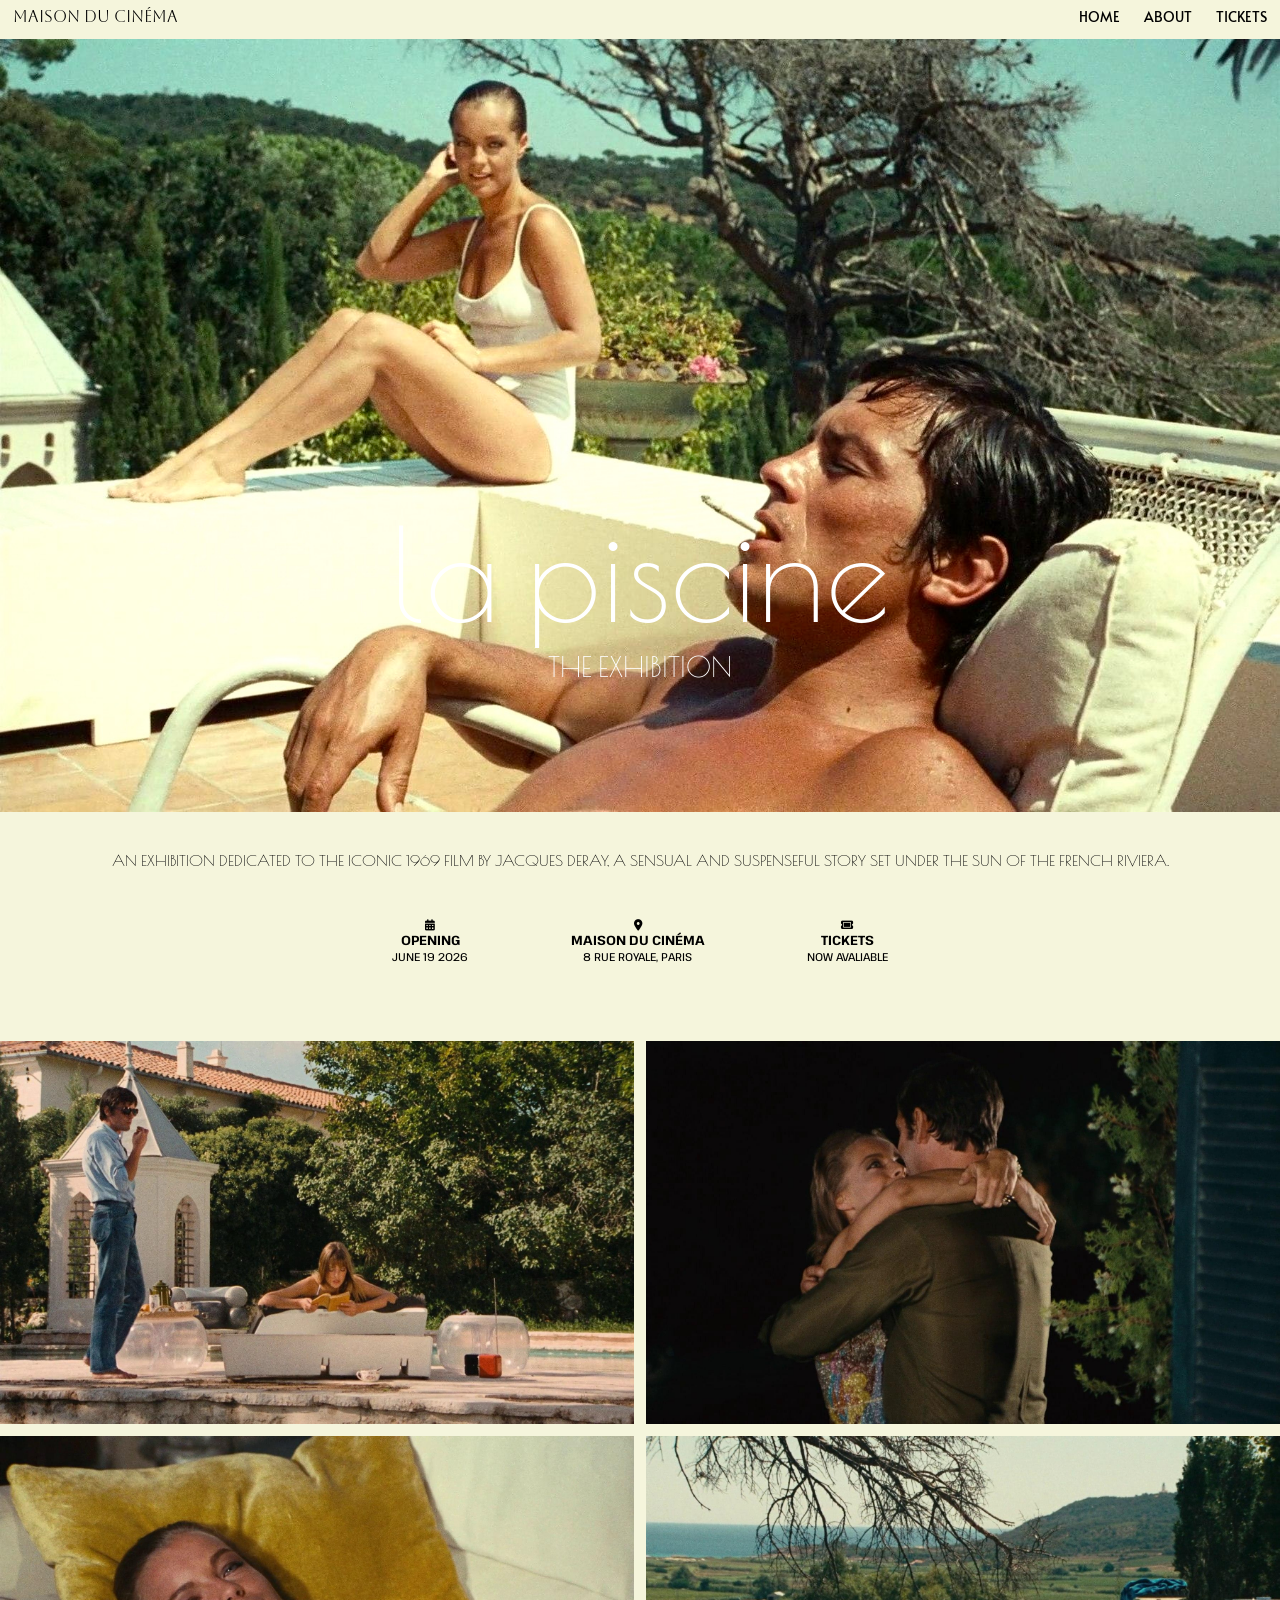
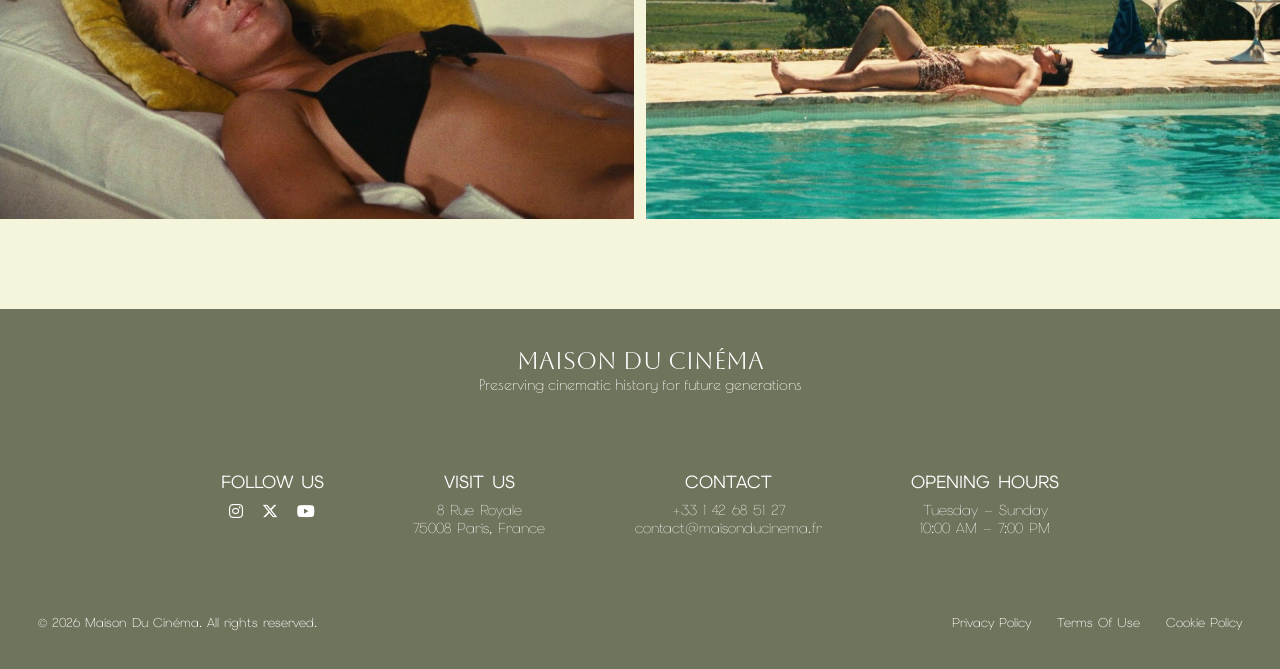
<file: index.html>
<!DOCTYPE html>
<html lang="en">
<head>
    <meta charset="UTF-8">
    <meta name="viewport" content="width=device-width, initial-scale=1.0">
    <title>La Piscine: The Exhibition</title>


    <link rel="stylesheet" href="css/style.css">

    <!--Google Fonts -->
    <link rel="preconnect" href="https://fonts.googleapis.com">
    <link rel="preconnect" href="https://fonts.gstatic.com" crossorigin>
    <link href="https://fonts.googleapis.com/css2?family=Ballet:opsz@16..72&family=Poiret+One&display=swap" rel="stylesheet">

    <link rel="preconnect" href="https://fonts.googleapis.com">
    <link rel="preconnect" href="https://fonts.gstatic.com" crossorigin>
    <link href="https://fonts.googleapis.com/css2?family=Ballet:opsz@16..72&family=Pathway+Extreme:ital,opsz,wght@0,8..144,100..900;1,8..144,100..900&family=Poiret+One&display=swap" rel="stylesheet">

    <link rel="preconnect" href="https://fonts.googleapis.com">
    <link rel="preconnect" href="https://fonts.gstatic.com" crossorigin>
    <link href="https://fonts.googleapis.com/css2?family=Ballet:opsz@16..72&family=Pathway+Extreme:ital,opsz,wght@0,8..144,100..900;1,8..144,100..900&family=Poiret+One&family=Poller+One&display=swap" rel="stylesheet">

    <link rel="preconnect" href="https://fonts.googleapis.com">
    <link rel="preconnect" href="https://fonts.gstatic.com" crossorigin>
    <link href="https://fonts.googleapis.com/css2?family=Alata&family=Ballet:opsz@16..72&family=Pathway+Extreme:ital,opsz,wght@0,8..144,100..900;1,8..144,100..900&family=Poiret+One&family=Poller+One&display=swap" rel="stylesheet">

    <link rel="preconnect" href="https://fonts.googleapis.com">
    <link rel="preconnect" href="https://fonts.gstatic.com" crossorigin>
    <link href="https://fonts.googleapis.com/css2?family=Aboreto&family=Alata&family=Ballet:opsz@16..72&family=Pathway+Extreme:ital,opsz,wght@0,8..144,100..900;1,8..144,100..900&family=Poiret+One&family=Poller+One&display=swap" rel="stylesheet">

    <link rel="preconnect" href="https://fonts.googleapis.com">
    <link rel="preconnect" href="https://fonts.gstatic.com" crossorigin>
    <link href="https://fonts.googleapis.com/css2?family=Aboreto&family=Alata&family=Ballet:opsz@16..72&family=Elms+Sans:ital,wght@0,100..900;1,100..900&family=Pathway+Extreme:ital,opsz,wght@0,8..144,100..900;1,8..144,100..900&family=Poiret+One&family=Poller+One&display=swap" rel="stylesheet">

    <!--Iconos Font Awesome-->
    <link rel="stylesheet" href="https://cdnjs.cloudflare.com/ajax/libs/font-awesome/6.7.2/css/all.min.css">

    <meta name="viewport" content="width=device-width, initial-scale=1.0">

</head>
<body>

    <div class="menu">

        <h1 class="logo">MAISON DU CINÉMA</h1>

        <nav class="nav-desktop">
            <ul>
                <li><a href="index.html">HOME</a></li>
                <li><a href="about.html">ABOUT</a></li>
                <li><a href="tickets.html">TICKETS</a></li>
            </ul>
        </nav>

        <input type="checkbox" id="sideMenu" class="side-menu">

        <label class="hamb" for="sideMenu">
            <i class="fa-solid fa-bars"></i>
            <i class="fa-solid fa-xmark"></i>
        </label>

        <nav class="nav-mobile">
            <ul class="menu-mobile">
                <li><a href="index.html">HOME</a></li>
                <li><a href="about.html">ABOUT</a></li>
                <li><a href="tickets.html">TICKETS</a></li>
            </ul>
        </nav>
    </div>



    <header class="hero-home">

        <img src="img/Home 1 .jpeg" alt="" class="img-hero">

        <div class="contenido-hero">

            <h1 class="titulo-hero">la piscine</h1>

            <h2 class="subtitulo-hero">THE EXHIBITION</h2>
        </div>
    </header>

    <main>
        <section>
            <p class="texto">
            AN EXHIBITION DEDICATED TO THE ICONIC 1969 FILM BY JACQUES DERAY,
            A SENSUAL AND SUSPENSEFUL STORY SET UNDER THE SUN OF THE FRENCH RIVIERA.
            </p>
        </section>

        <section>
            <div class="linea"></div>

            <div class="info-principal">

                <div class="info-opening">
                    <i class="fa-solid fa-calendar-days"></i>
                    <h3 class="info-titulo">OPENING</h3>
                    <p class="info-texto">JUNE 19 2026</p>
                </div>

                <div class="info-localizacion">
                    <i class="fa-solid fa-location-dot"></i>
                    <h3 class="info-titulo">MAISON DU CINÉMA</h3>
                    <p class="info-texto">8 RUE ROYALE, PARIS</p>
                </div>

                <div class="info-tickets">
                    <i class="fa-solid fa-ticket"></i>
                    <h3 class="info-titulo">TICKETS</h3>
                    <p class="info-texto">NOW AVALIABLE</p>
                </div>

            </div>
        </section>

        <section class="gallery">

            <div class="column">
                <img src="img/Home 2 .jpeg" alt="">
                <img src="img/Home 3 .jpeg" alt="">
            </div>

            <div class="column">
                <img src="img/Home 4 .jpeg" alt="">
                <img src="img/Home 5 .jpeg" alt="">
            </div>

        </section>
    </main>

    <footer>
        <div class="footer-top">
            <h2 class="footer-logo">MAISON DU CINÉMA</h2>
            <p class="footer-eslogan"> Preserving cinematic history for future generations</p>
        </div>
            
        <div class="footer-info">
            <div>
                <h3>FOLLOW US</h3>
                <div class="social-icons">
                    <a href="https://www.instagram.com" target="_blank">
                        <i class="fa-brands fa-instagram"></i>
                    </a>

                    <a href="https://twitter.com" target="_blank">
                        <i class="fa-brands fa-x-twitter"></i>
                    </a>

                    <a href="https://www.youtube.com" target="_blank">
                        <i class="fa-brands fa-youtube"></i>
                    </a>
                </div>
            </div>

            <div>
                <h3>VISIT US</h3>

                <p>8 Rue Royale</p>
                <p>75008 Paris, France</p>
            </div>

            <div>
                <h3>CONTACT</h3>

                <p>+33 1 42 68 51 27</p>
                <p>contact@maisonducinema.fr</p>
            </div>

            <div>
                <h3>OPENING HOURS</h3>

                <p>Tuesday – Sunday</p>
                <p>10:00 AM – 7:00 PM</p>
            </div>
        </div>

        <div class="footer-bottom">

            <p>© 2026 Maison Du Cinéma. All rights reserved.</p>

            <div>
                <p>Privacy Policy</p>
                <p>Terms Of Use</p>
                <p>Cookie Policy</p>
            </div>
        </div>
                
    </footer>

</body>
</html>
</file>
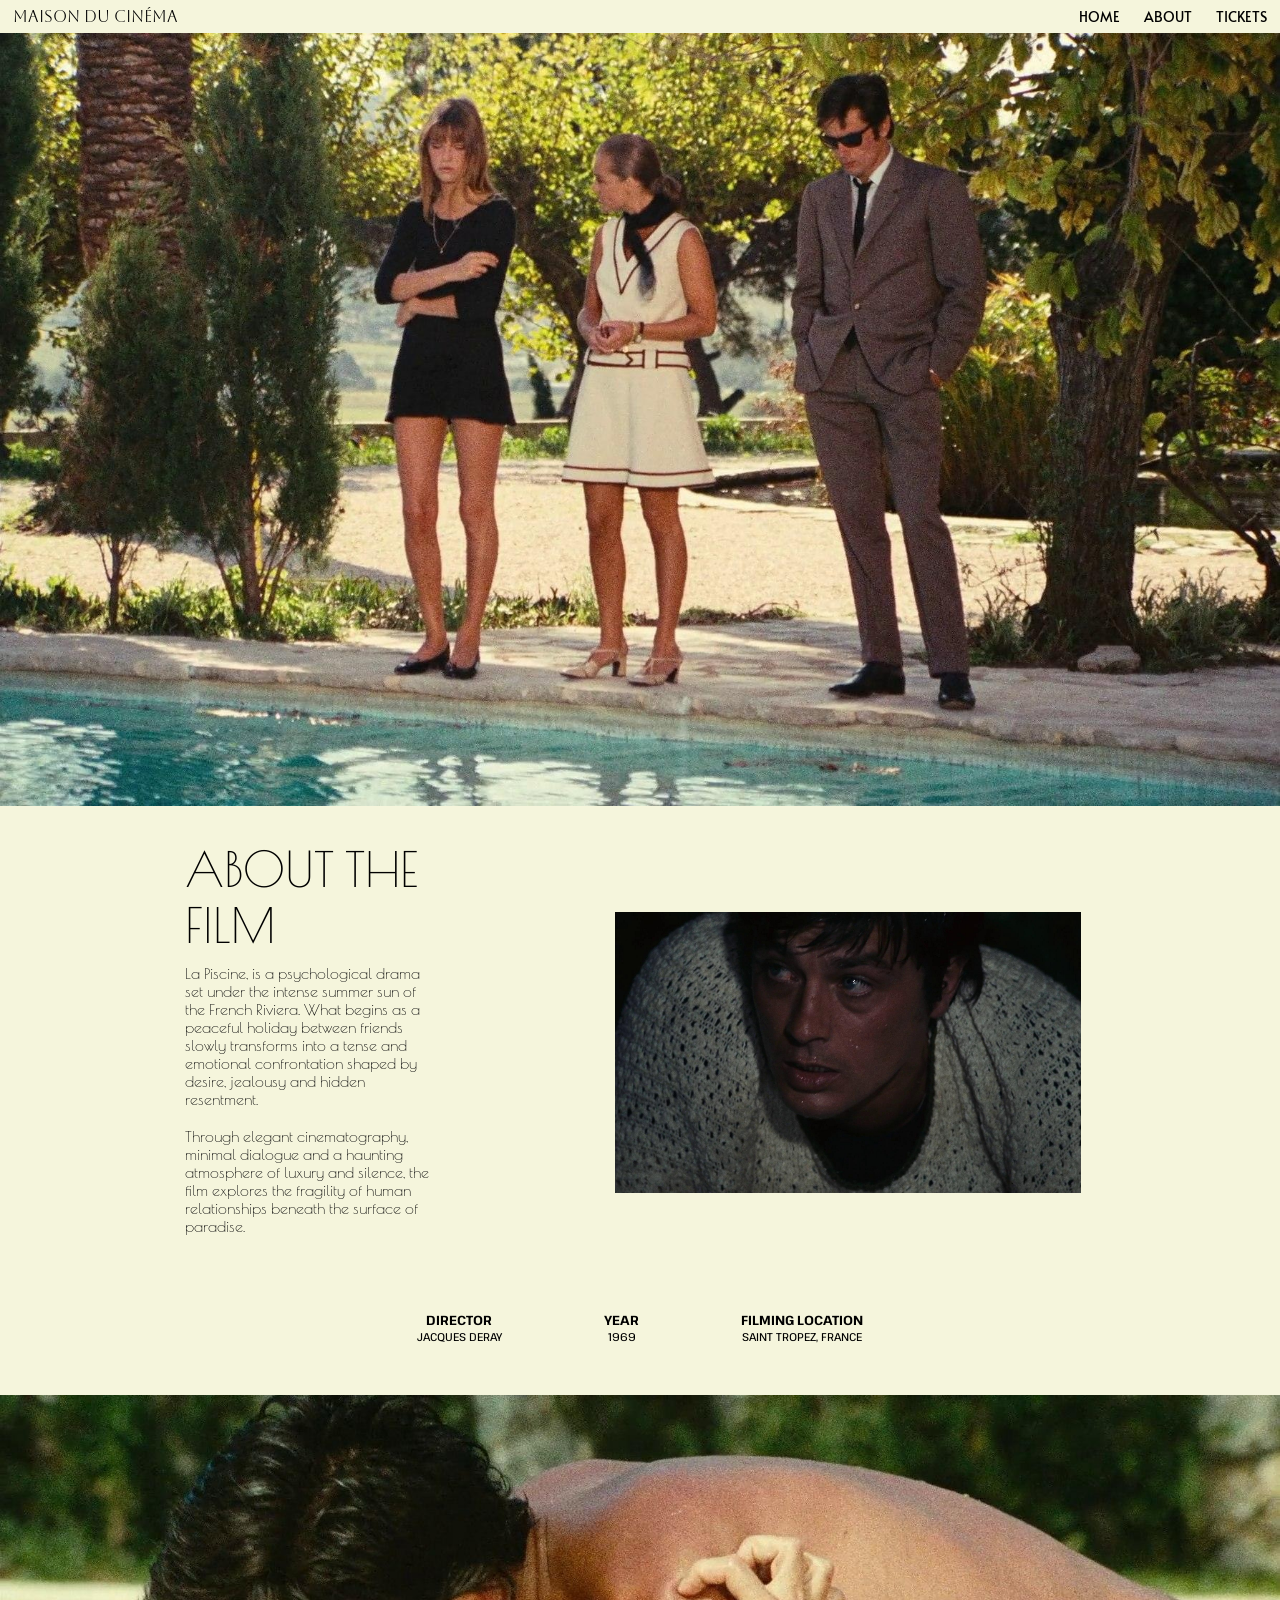
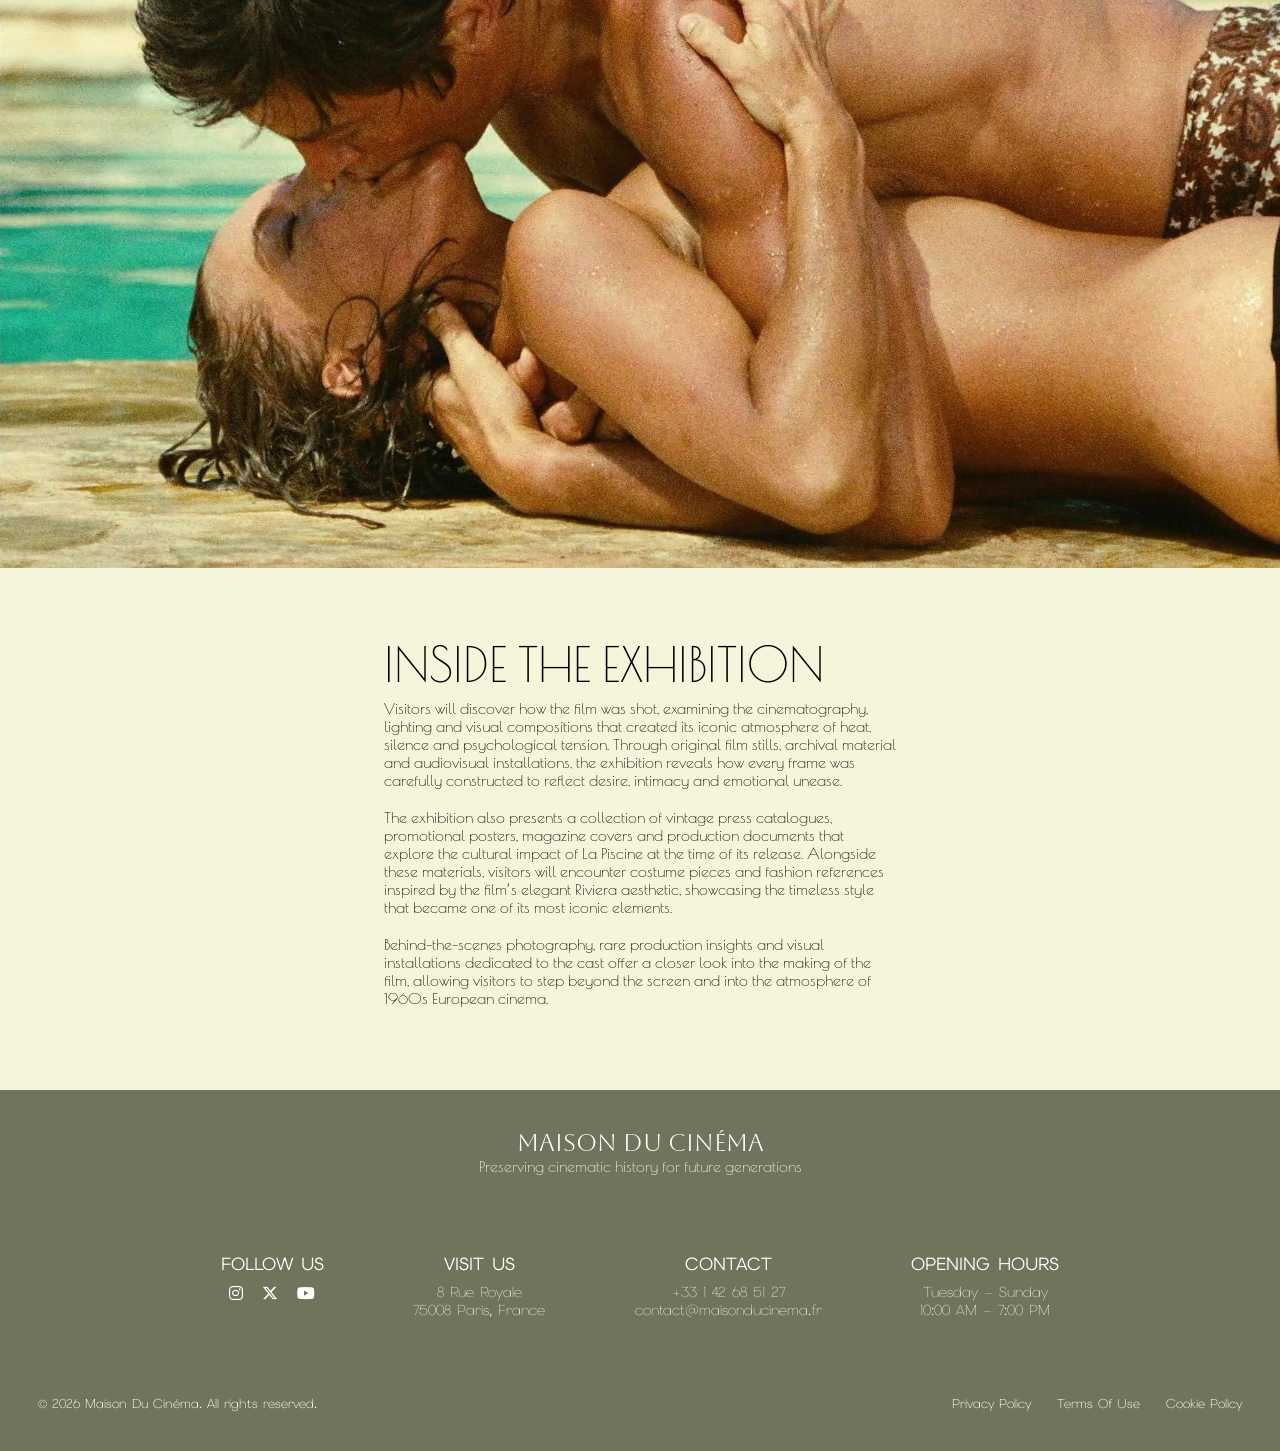
<file: about.html>
<!DOCTYPE html>
<html lang="en">
<head>
    <meta charset="UTF-8">
    <meta name="viewport" content="width=device-width, initial-scale=1.0">
    <title>La Piscine: The Exhibition</title>


    <link rel="stylesheet" href="css/style.css">

    <!--Google Fonts -->
    <link rel="preconnect" href="https://fonts.googleapis.com">
    <link rel="preconnect" href="https://fonts.gstatic.com" crossorigin>
    <link href="https://fonts.googleapis.com/css2?family=Ballet:opsz@16..72&family=Poiret+One&display=swap" rel="stylesheet">

    <link rel="preconnect" href="https://fonts.googleapis.com">
    <link rel="preconnect" href="https://fonts.gstatic.com" crossorigin>
    <link href="https://fonts.googleapis.com/css2?family=Ballet:opsz@16..72&family=Pathway+Extreme:ital,opsz,wght@0,8..144,100..900;1,8..144,100..900&family=Poiret+One&display=swap" rel="stylesheet">

    <link rel="preconnect" href="https://fonts.googleapis.com">
    <link rel="preconnect" href="https://fonts.gstatic.com" crossorigin>
    <link href="https://fonts.googleapis.com/css2?family=Ballet:opsz@16..72&family=Pathway+Extreme:ital,opsz,wght@0,8..144,100..900;1,8..144,100..900&family=Poiret+One&family=Poller+One&display=swap" rel="stylesheet">

    <link rel="preconnect" href="https://fonts.googleapis.com">
    <link rel="preconnect" href="https://fonts.gstatic.com" crossorigin>
    <link href="https://fonts.googleapis.com/css2?family=Alata&family=Ballet:opsz@16..72&family=Pathway+Extreme:ital,opsz,wght@0,8..144,100..900;1,8..144,100..900&family=Poiret+One&family=Poller+One&display=swap" rel="stylesheet">

    <link rel="preconnect" href="https://fonts.googleapis.com">
    <link rel="preconnect" href="https://fonts.gstatic.com" crossorigin>
    <link href="https://fonts.googleapis.com/css2?family=Aboreto&family=Alata&family=Ballet:opsz@16..72&family=Pathway+Extreme:ital,opsz,wght@0,8..144,100..900;1,8..144,100..900&family=Poiret+One&family=Poller+One&display=swap" rel="stylesheet">

    <link rel="preconnect" href="https://fonts.googleapis.com">
    <link rel="preconnect" href="https://fonts.gstatic.com" crossorigin>
    <link href="https://fonts.googleapis.com/css2?family=Aboreto&family=Alata&family=Ballet:opsz@16..72&family=Elms+Sans:ital,wght@0,100..900;1,100..900&family=Pathway+Extreme:ital,opsz,wght@0,8..144,100..900;1,8..144,100..900&family=Poiret+One&family=Poller+One&display=swap" rel="stylesheet">

    <!--Iconos Font Awesome-->
    <link rel="stylesheet" href="https://cdnjs.cloudflare.com/ajax/libs/font-awesome/6.7.2/css/all.min.css">


</head>
<body>

    <div class="menu">

        <h1 class="logo">MAISON DU CINÉMA</h1>

        <nav class="nav-desktop">
            <ul>
                <li><a href="index.html">HOME</a></li>
                <li><a href="about.html">ABOUT</a></li>
                <li><a href="tickets.html">TICKETS</a></li>
            </ul>
        </nav>

        <input type="checkbox" id="sideMenu" class="side-menu">

        <label class="hamb" for="sideMenu">
            <i class="fa-solid fa-bars"></i>
            <i class="fa-solid fa-xmark"></i>
        </label>

        <nav class="nav-mobile">
            <ul class="menu-mobile">
                <li><a href="index.html">HOME</a></li>
                <li><a href="about.html">ABOUT</a></li>
                <li><a href="tickets.html">TICKETS</a></li>
            </ul>
        </nav>
    </div>

    <header class="hero-about">
       
        <img src="img/About 1 .jpeg" alt="" class="img-hero-about">

    </header>

    <main>
        <section class="about-the-film">
            <div class="about-the-film-texto">
                <h1 class="titulo-secciones"> ABOUT THE FILM</h1>
                <p class="texto2">
                    La Piscine, is a psychological drama set under the intense summer sun of the French Riviera. 
                    What begins as a peaceful holiday between friends slowly transforms into a tense and emotional 
                    confrontation shaped by desire, jealousy and hidden resentment. 
                </p>
                <p class="texto2">
                    Through elegant cinematography, minimal dialogue and a haunting atmosphere of luxury and silence, 
                    the film explores the fragility of human relationships beneath the surface of paradise.
                </p> 
            </div>

            <div>
                <img src="img/About 2 .jpeg" alt="" class="img-about-the-film">
            </div>
           
        </section>

        <section>
            <div class="linea"></div>

            <div class="info-principal">

                <div class="info-director">
                    <h3 class="info-title"> DIRECTOR</h3>
                    <p class="info-text"> JACQUES DERAY</p>
                </div>

                <div class="info-año">
                    <h3 class="info-title"> YEAR</h3>
                    <p class="info-text"> 1969</p>
                </div>

                <div class="info-filming-location">
                    <h3 class="info-title"> FILMING LOCATION</h3>
                    <p class="info-text"> SAINT TROPEZ, FRANCE</p>
                </div>

            </div>
        </section>


        <section class="inside-exhibition">
            <img src="img/About 3 .jpeg" alt="">
 
            <div class="inside-exhibition-texto">

                <h1 class="titulo-secciones" > INSIDE THE EXHIBITION</h1>

                <p class="texto2">
                    Visitors will discover how the film was shot, examining the cinematography, lighting and visual compositions 
                    that created its iconic atmosphere of heat, silence and psychological tension. Through original film stills, 
                    archival material and audiovisual installations, the exhibition reveals how every frame was carefully constructed 
                    to reflect desire, intimacy and emotional unease.
                </p>
                <p class="texto2">
                    The exhibition also presents a collection of vintage press catalogues, promotional posters, magazine covers and 
                    production documents that explore the cultural impact of La Piscine at the time of its release. Alongside these 
                    materials, visitors will encounter costume pieces and fashion references inspired by the film’s elegant Riviera 
                    aesthetic, showcasing the timeless style that became one of its most iconic elements.
                </p>
                <p class="texto2">
                    Behind-the-scenes photography, rare production insights and visual installations dedicated to the cast offer a 
                    closer look into the making of the film, allowing visitors to step beyond the screen and into the atmosphere of 
                    1960s European cinema.
                </p>
            </div>
        </section>

    </main>

    <footer>
        <div class="footer-top">
            <h2 class="footer-logo">MAISON DU CINÉMA</h2>
            <p class="footer-eslogan"> Preserving cinematic history for future generations</p>
        </div>
            
        <div class="footer-info">
            <div>
                <h3>FOLLOW US</h3>
                <div class="social-icons">
                    <a href="https://www.instagram.com" target="_blank">
                        <i class="fa-brands fa-instagram"></i>
                    </a>

                    <a href="https://twitter.com" target="_blank">
                        <i class="fa-brands fa-x-twitter"></i>
                    </a>

                    <a href="https://www.youtube.com" target="_blank">
                        <i class="fa-brands fa-youtube"></i>
                    </a>
                </div>
            </div>

            <div>
                <h3>VISIT US</h3>

                <p>8 Rue Royale</p>
                <p>75008 Paris, France</p>
            </div>

            <div>
                <h3>CONTACT</h3>

                <p>+33 1 42 68 51 27</p>
                <p>contact@maisonducinema.fr</p>
            </div>

            <div>
                <h3>OPENING HOURS</h3>

                <p>Tuesday – Sunday</p>
                <p>10:00 AM – 7:00 PM</p>
            </div>
        </div>

        <div class="footer-bottom">

            <p>© 2026 Maison Du Cinéma. All rights reserved.</p>

            <div>
                <p>Privacy Policy</p>
                <p>Terms Of Use</p>
                <p>Cookie Policy</p>
            </div>
        </div>
                
    </footer>

</body>
</html>
</file>
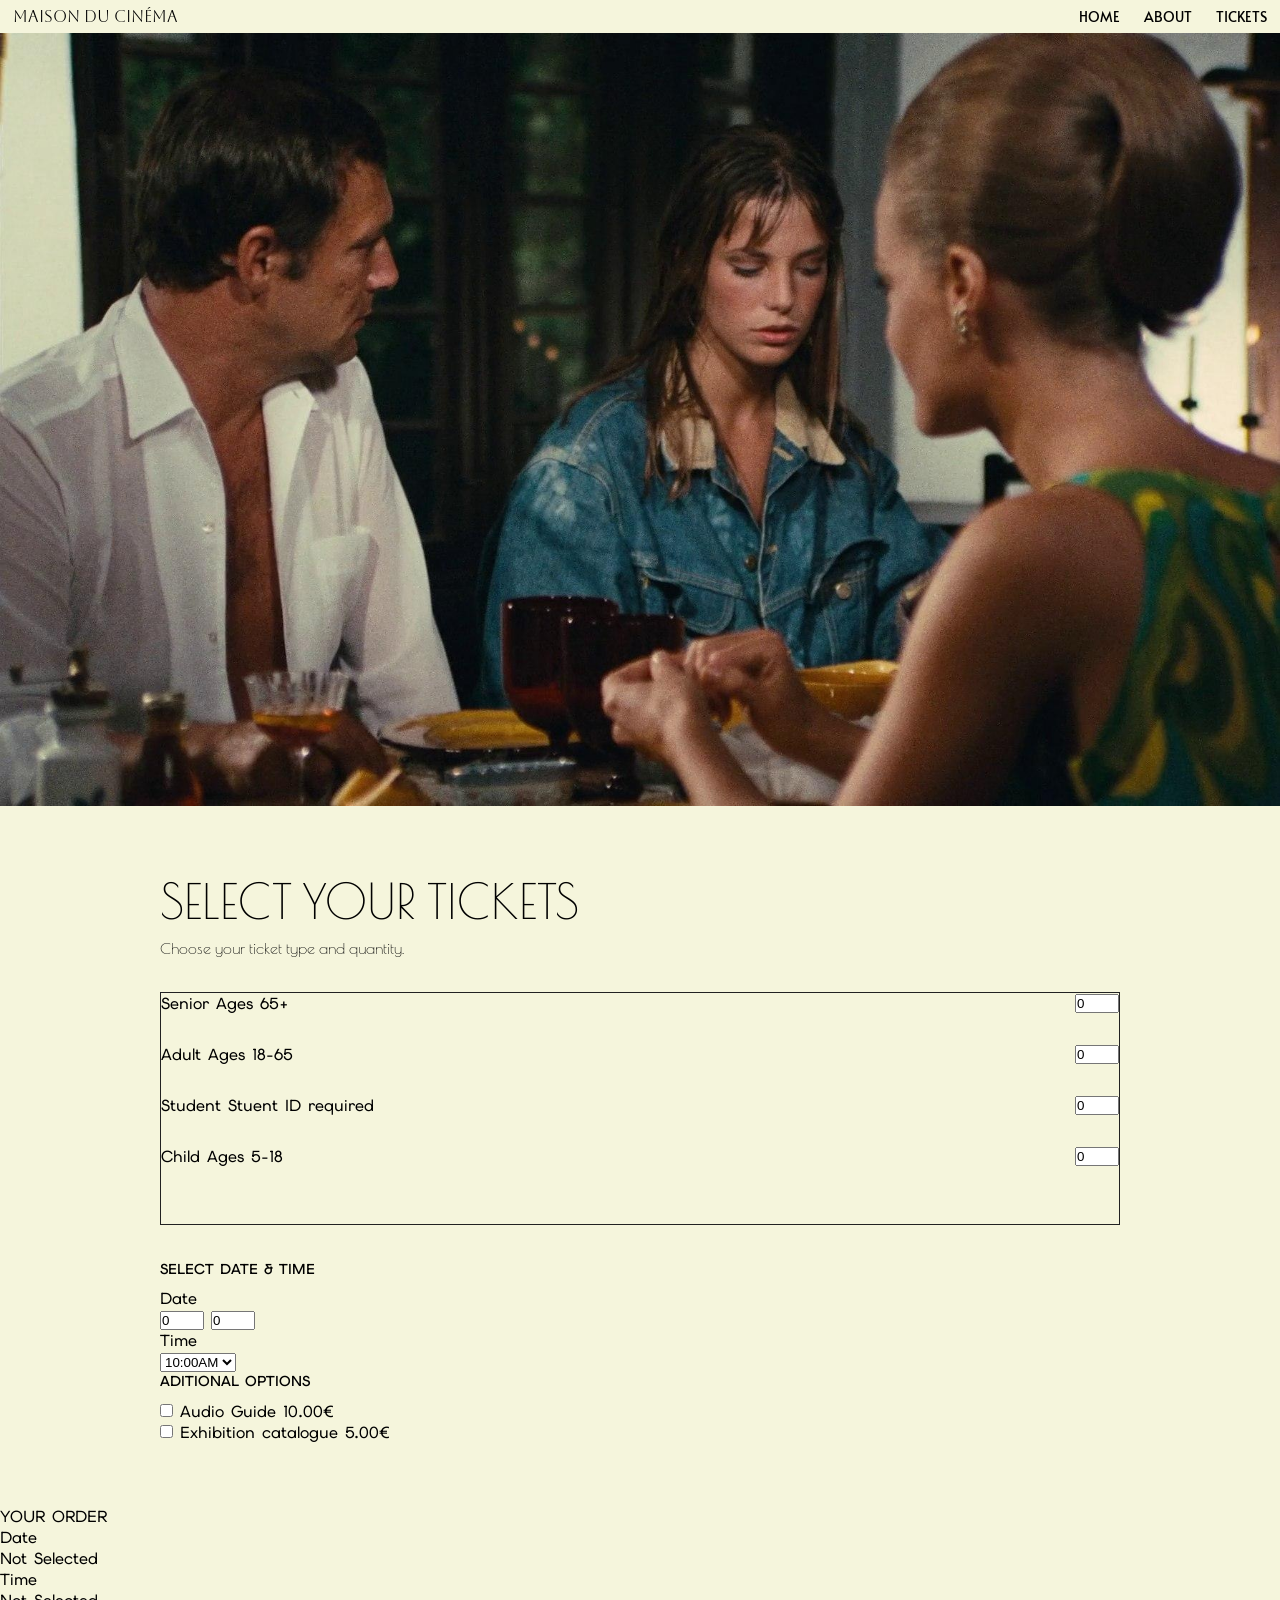
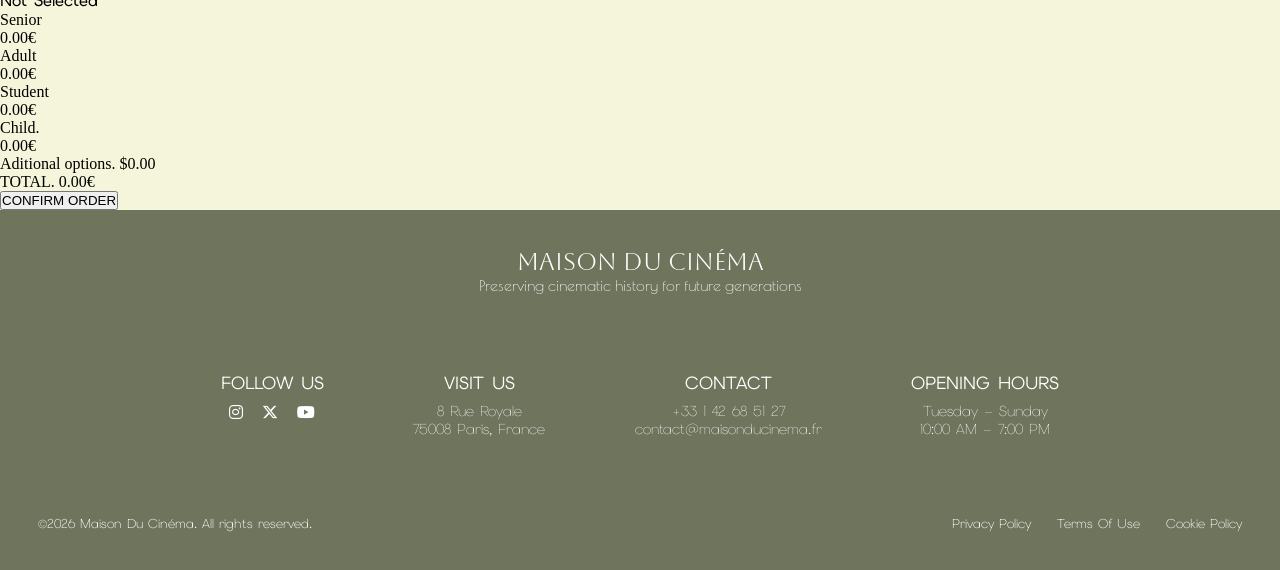
<file: tickets.html>
<!DOCTYPE html>
<html lang="en">
<head>
    <meta charset="UTF-8">
    <meta name="viewport" content="width=device-width, initial-scale=1.0">
    <title>La Piscine: The Exhibition</title>


    <link rel="stylesheet" href="css/style.css">

    <!--Google Fonts -->
    <link rel="preconnect" href="https://fonts.googleapis.com">
    <link rel="preconnect" href="https://fonts.gstatic.com" crossorigin>
    <link href="https://fonts.googleapis.com/css2?family=Ballet:opsz@16..72&family=Poiret+One&display=swap" rel="stylesheet">

    <link rel="preconnect" href="https://fonts.googleapis.com">
    <link rel="preconnect" href="https://fonts.gstatic.com" crossorigin>
    <link href="https://fonts.googleapis.com/css2?family=Ballet:opsz@16..72&family=Pathway+Extreme:ital,opsz,wght@0,8..144,100..900;1,8..144,100..900&family=Poiret+One&display=swap" rel="stylesheet">

    <link rel="preconnect" href="https://fonts.googleapis.com">
    <link rel="preconnect" href="https://fonts.gstatic.com" crossorigin>
    <link href="https://fonts.googleapis.com/css2?family=Ballet:opsz@16..72&family=Pathway+Extreme:ital,opsz,wght@0,8..144,100..900;1,8..144,100..900&family=Poiret+One&family=Poller+One&display=swap" rel="stylesheet">

    <link rel="preconnect" href="https://fonts.googleapis.com">
    <link rel="preconnect" href="https://fonts.gstatic.com" crossorigin>
    <link href="https://fonts.googleapis.com/css2?family=Alata&family=Ballet:opsz@16..72&family=Pathway+Extreme:ital,opsz,wght@0,8..144,100..900;1,8..144,100..900&family=Poiret+One&family=Poller+One&display=swap" rel="stylesheet">

    <link rel="preconnect" href="https://fonts.googleapis.com">
    <link rel="preconnect" href="https://fonts.gstatic.com" crossorigin>
    <link href="https://fonts.googleapis.com/css2?family=Aboreto&family=Alata&family=Ballet:opsz@16..72&family=Pathway+Extreme:ital,opsz,wght@0,8..144,100..900;1,8..144,100..900&family=Poiret+One&family=Poller+One&display=swap" rel="stylesheet">

    <link rel="preconnect" href="https://fonts.googleapis.com">
    <link rel="preconnect" href="https://fonts.gstatic.com" crossorigin>
    <link href="https://fonts.googleapis.com/css2?family=Aboreto&family=Alata&family=Ballet:opsz@16..72&family=Elms+Sans:ital,wght@0,100..900;1,100..900&family=Pathway+Extreme:ital,opsz,wght@0,8..144,100..900;1,8..144,100..900&family=Poiret+One&family=Poller+One&display=swap" rel="stylesheet">

    <!--Iconos Font Awesome-->
    <link rel="stylesheet" href="https://cdnjs.cloudflare.com/ajax/libs/font-awesome/6.7.2/css/all.min.css">


    
</head>
<body>

    <div class="menu">

        <h1 class="logo">MAISON DU CINÉMA</h1>

        <nav class="nav-desktop">
            <ul>
                <li><a href="index.html">HOME</a></li>
                <li><a href="about.html">ABOUT</a></li>
                <li><a href="tickets.html">TICKETS</a></li>
            </ul>
        </nav>

        <input type="checkbox" id="sideMenu" class="side-menu">

        <label class="hamb" for="sideMenu">
            <i class="fa-solid fa-bars"></i>
            <i class="fa-solid fa-xmark"></i>
        </label>

        <nav class="nav-mobile">
            <ul class="menu-mobile">
                <li><a href="index.html">HOME</a></li>
                <li><a href="about.html">ABOUT</a></li>
                <li><a href="tickets.html">TICKETS</a></li>
            </ul>
        </nav>
    </div>

    <header class="hero-tickets">
       
        <img src="img/Tickets 1 .jpeg" alt="" class="img-hero-tickets">

    </header>
      

    <section class="seleccion-tickets">

        <h1 class="titulo-secciones"> SELECT YOUR TICKETS</h1>
        <p class="text"> Choose your ticket type and quantity.</p>

        <div class="caja-tickets">
            <div>
                <div class="formulario-texto">
                    <label>Senior</label>
                    <label>Ages 65+</label>
                </div>
                <input type="number" min="0" max="50" value="0">
            </div>
            <div>
                <div class="formulario-texto">
                    <label>Adult</label>
                    <label>Ages 18-65</label>
                </div>
                <input type="number" min="0" max="50" value="0">
            </div>
            <div>
                <div class="formulario-texto">
                    <label>Student</label>
                    <label>Stuent ID required</label>
                </div>
                <input type="number" min="0" max="50" value="0">
            </div>
            <div>
                <div class="formulario-texto">
                    <label>Child</label>
                    <label>Ages 5-18</label>
                </div>
                <input type="number" min="0" max="50" value="0">
            </div>
        </div>

        <div class="titulo-otras-secciones">
            <p>SELECT DATE & TIME</p>
            <div class="date-time-box">
                <div class="formulario-subtexto">
                    <label>Date</label>
                    <div>
                        <input type="number" min="1" max="31" value="0">
                        <input type="number" min="1" max="12" value="0">
                    </div>
                </div>
                <div class="formulario-subtexto">
                    <label>Time</label>
                    <div>
                        <select>
                            <option value="10:00">10:00AM</option>
                            <option value="11:00">11:00AM</option>
                            <option value="12:00">12:00AM</option>
                            <option value="13:00">13:00AM</option>
                            <option value="15:00">15:00AM</option>
                            <option value="16:00">16:00AM</option>
                            <option value="17:00">17:00AM</option>
                            <option value="18:00">18:00AM</option>
                            <option value="19:00">19:00AM</option>
                            <option value="20:00">20:00AM</option>
                            <option value="21:00">21:00AM</option>
                        </select>
                    </div>
                </div>
            </div>
        </div>

        <div class="titulo-otras-secciones">
            <p>ADITIONAL OPTIONS</p>
            <div class="options-box">
                <div class="formulario-texto">
                    <input type="checkbox">
                    <label>Audio Guide 10.00€</label>
                </div>
                <div class="formulario-texto">
                    <input type="checkbox">
                    <label>Exhibition catalogue 5.00€</label>
                </div>
            </div>
        </div>
    </section>

    <section class="formulario-checkout">
        <div class="formulario-texto">
            <p>YOUR ORDER</p>
        </div>
            <div class="formulario-texto">
                
                <div>
                    <p>Date</p>
                    <p>Not Selected</p>
                </div>
                <div>
                    <p>Time</p>
                    <p>Not Selected</p>
                </div>
            </div>
            <div>
                <div>
                    <p>Senior</p>
                    <p>0.00€</p>
                </div>
                <div>
                    <p>Adult</p>
                    <p>0.00€</p>
                </div>
                <div>
                    <p>Student</p>
                    <p>0.00€</p>
                </div>
                <div>
                    <p>Child.</p>
                    <p>0.00€</p>
                </div>
            </div>
            <div>
                <div>
                 <p>Aditional options. $0.00</p>
                </div>
                <div>
                 <p>TOTAL. 0.00€</p>
                </div>
                <div>
                    <form>
                        <input type="submit" value="CONFIRM ORDER">
                    </form>
                </div>    
            </div>
    </section>

    <footer>
        <div class="footer-top">
            <h2 class="footer-logo">MAISON DU CINÉMA</h2>
            <p class="footer-eslogan"> Preserving cinematic history for future generations</p>
        </div>
            
        <div class="footer-info">
            <div>
                <h3>FOLLOW US</h3>
                <div class="social-icons">
                    <a href="https://www.instagram.com" target="_blank">
                        <i class="fa-brands fa-instagram"></i>
                    </a>

                    <a href="https://twitter.com" target="_blank">
                        <i class="fa-brands fa-x-twitter"></i>
                    </a>

                    <a href="https://www.youtube.com" target="_blank">
                        <i class="fa-brands fa-youtube"></i>
                    </a>
                </div>
            </div>

            <div>
                <h3>VISIT US</h3>

                <p>8 Rue Royale</p>
                <p>75008 Paris, France</p>
            </div>

            <div>
                <h3>CONTACT</h3>

                <p>+33 1 42 68 51 27</p>
                <p>contact@maisonducinema.fr</p>
            </div>

            <div>
                <h3>OPENING HOURS</h3>

                <p>Tuesday – Sunday</p>
                <p>10:00 AM – 7:00 PM</p>
            </div>
        </div>

        <div class="footer-bottom">

            <p>©2026 Maison Du Cinéma. All rights reserved.</p>

            <div>
                <p>Privacy Policy</p>
                <p>Terms Of Use</p>
                <p>Cookie Policy</p>
            </div>
        </div>
                
    </footer>
    
</body>
</html>
</file>
<file: css/style.css>
* {
    padding: 0;
    margin: 0;
    box-sizing: border-box; 
}

body {
    background-color: beige;
}



/*Tipografías Generales*/
.logo {
    font-family: "Aboreto", system-ui;
    font-weight: 400;
    font-size: 1rem;
}

.menu {
    font-family: "Alata", sans-serif;
    font-weight: 400;
    font-size: 0.9rem;

}

/*Tipografías específicas*/

.titulo-hero {
    font-family: "Poiret One", sans-serif;
    font-weight: 100;
    font-size: 4rem;
    color: white;
}

.subtitulo-hero {
    font-family: "Poiret One", sans-serif;
    font-weight: 300;
    font-size: 1.8rem;
    color: white;
}

.botón-tickets {
    font-family: "Elms Sans", sans-serif;
    font-weight: 600;
    font-size: 0.9rem;
    color: white;
}




.titulo-secciones {
    font-family: "Poiret One", sans-serif;
    font-weight: 100;
    font-size: 2rem;

}

.texto {
    font-family: "Poiret One", sans-serif;
    font-weight: 100;
    font-size: 1rem;
}

.texto2 {
    font-family: "Poiret One", sans-serif;
    font-weight: 100;
    font-size: 1rem;
}



.info-principal{
    font-family: "Pathway Extreme", sans-serif;
    font-weight: 500;
    font-size: 0.7rem;
}

.formulario-texto {
    font-family: "Elms Sans", sans-serif;
    font-weight: 500;
    font-size: 1rem;
}

.formulario-subtexto {
    font-family: "Elms Sans", sans-serif;
    font-weight: 500;
    font-size: 1rem;
}



/*Menú Desktop*/
.logo {
    padding-left: 1vw;
}

.menu a {
    text-decoration: none;
    color: black;
}

.menu{
    display: flex;
    justify-content: space-between;
    align-items: center;
    padding-top: 0.5vw;
    padding-right: 1vw;
}

.menu ul{
    display: flex;
    gap: 1.5rem;
    list-style: none;
}


/*Menú Tablet & Móvil*/
.nav-mobile {
    width: 100%;
    height: 100%;
    position: fixed;
    top: 0;
    left: 0;
    background-color: #6f745c;
    z-index: 9999;

    overflow: hidden;
    max-height: 0;
    transition: max-height 0.5s;
}

.menu-mobile {
    height: 100%;
    display: flex;
    flex-direction: column;
    justify-content: center;
    align-items: center;
    gap: 30px;
}

.menu-mobile li a {
    font-size: 40px;
    color: white;
}


/*Menú Iconos*/
.hamb {
    display: none;
    cursor: pointer;
    font-size: 30px;

    z-index: 10000;
}

.side-menu {
    display: none;
}

.hamb .fa-xmark {
    display: none;
    color: white;
    padding: 20px;
}



.side-menu:checked ~ .nav-mobile {
    max-height: 100%;
}

.side-menu:checked ~ .hamb .fa-bars {
    display: none;
}

.side-menu:checked ~ .hamb .fa-xmark {
    display: block;
}












/*HOME*/
.hero-home {
    position: relative;
    width: 100%;
}

.img-hero {
    width: 100%;
    display: block;
    padding-top: 1vw;
}

.contenido-hero {
    position: absolute;
    top: 80%;
    left: 50%;
    transform: translate(-50%, -50%);
    display: flex;
    flex-direction: column;
    align-items: center;
    width: 100%;
}


.titulo-hero {
    display: flex;
    justify-content: center;
    font-size: 8rem;
}

.subtitulo-hero {
    display: flex;
    justify-content: center;
    margin-bottom: 10vw;
}

.texto {
    display: flex;
    justify-content: center;
    margin-top: 3vw;
    margin-bottom: 4vw;
}



.info-principal {
    display: flex;
    justify-content: center;
    gap: 8vw;
    margin: 4vw;
}

.info-opening,
.info-localizacion,
.info-tickets{
    display: flex;
    flex-direction: column;
    align-items: center;
}



.gallery{
    display: flex;
    gap: 1vw;
    padding-top: 2vw;
    padding-bottom: 7vw;
}

.column{
    display: flex;
    flex-direction: column;
    gap: 1vw;
}

.column img{
    width: 100%;
}



/*ABOUT*/
.hero-about {
    position: relative;
    width: 100%;
}

.img-hero-about {
    width: 100%;
    padding-top: 0.5vw;
}

.cast {
    display: flex;
    justify-content: center;
    text-align: center;
    gap: 10vw;
    margin: 4vw;
    position: absolute;
    top: 80%;
    right: 50%;
    left: 50%;
    transform: translate(-50%, -50%);
    width: 100%;
    font-size: 1rem;
}


.about-the-film {
    display: flex;
    justify-content: space-between;
    align-items: center;
    padding-top: 2vw;
    height: 50vh;
}

.about-the-film-texto {
    display: flex;
    flex-direction: column;
    align-items: center;

}

.about-the-film h1 {
    width: 40%;
}

.about-the-film p {
    width: 40%;
    margin-bottom: 1.5vw;
}


.about-the-film img {
    padding-top: 1vw;
    width: 70%;
}


.info-principal {
    text-align: center;
}




.inside-exhibition img {
    width: 100%;
}

.inside-exhibition-texto {
    display: flex;
    flex-direction: column;
    align-items: center;
    margin-bottom: 5vw;
    margin-top: 5vw;
}

.inside-exhibition-texto h1 {
   width: 40%;
   margin-bottom: 0.5vw;
}

.inside-exhibition p {
    width: 40%;
    margin-bottom: 1.5vw;
}




/*TICKETS*/
.img-hero-tickets {
    width: 100%;
    padding-top: 0.5vw;
}

.inside-the-exhibition-img img {
    width: 100%;
}



.seleccion-tickets {
    width: 75%;
    margin: auto;
    padding: 7vh 0;
}

.titulo-secciones {
    font-size: 3rem;
    font-weight: 300;
    margin-bottom: 0.8vw;
}

.titulo-otras-secciones p {
    font-family: "Elms Sans", sans-serif;
    font-weight: 600;
    font-size: 0.9rem;
    margin-bottom: 0.8vw;
}

.text {
    font-size: 1rem;
    margin-bottom: 35px;
    font-family: "Poiret One", sans-serif;
}






.caja-tickets {
    border: 1px solid #222;
    margin-bottom: 35px;
    padding: 0 0 3vh 0;
}



.caja-tickets > div {
    display: flex;
    justify-content: space-between;
    align-items: center;
    margin-bottom: 30px;
}




/*FOOTER*/
footer {
    display: flex;
    flex-direction: column;
    background-color: #6f745c;
    color: white;
    padding: 3%;
    margin: 0;
    gap: 6vw;
}

.footer-logo {
    font-family: "Aboreto", system-ui;
    font-weight: 400;
    font-size: 1.5rem;
}

.footer-eslogan {
    font-family: "Poiret One", sans-serif;
    font-weight: 100;
    font-size: 1rem;
}

.footer-top {
    display: flex;
    justify-content: center;
    flex-direction: column;
    text-align: center;
}

.footer-info {
    display: flex;
    justify-content: center;
    gap: 7vw;
    text-align: center;
    font-family: "Elms Sans", sans-serif;
}

.footer-info h3 {
    font-family: "Elms Sans", sans-serif;
    font-weight: 400;
    font-size: 1.1rem;
    margin-bottom: 0.5rem;
}

.footer-info p {
    font-family: "Elms Sans", sans-serif;
    font-weight: 100;
    font-size: 0.9rem;
}

.social-icons {
    display: flex;
    justify-content: center;
    gap: 1.5vw;
    color: white;

}

.social-icons a{
    color: white;
    text-decoration: none;
}

.footer-bottom {
    display: flex;
    justify-content: space-between;
    font-family: "Elms Sans", sans-serif;
    font-weight: 200;
    font-size: 0.8rem;
}

.footer-bottom div {
    display: flex;
    gap: 2vw;
}




/*Media Queries Menú*/
@media screen and (max-width: 720px) {

    .nav-desktop {
        display: none;
    }

    .hamb {
        display: block;
    }
}
</file>
